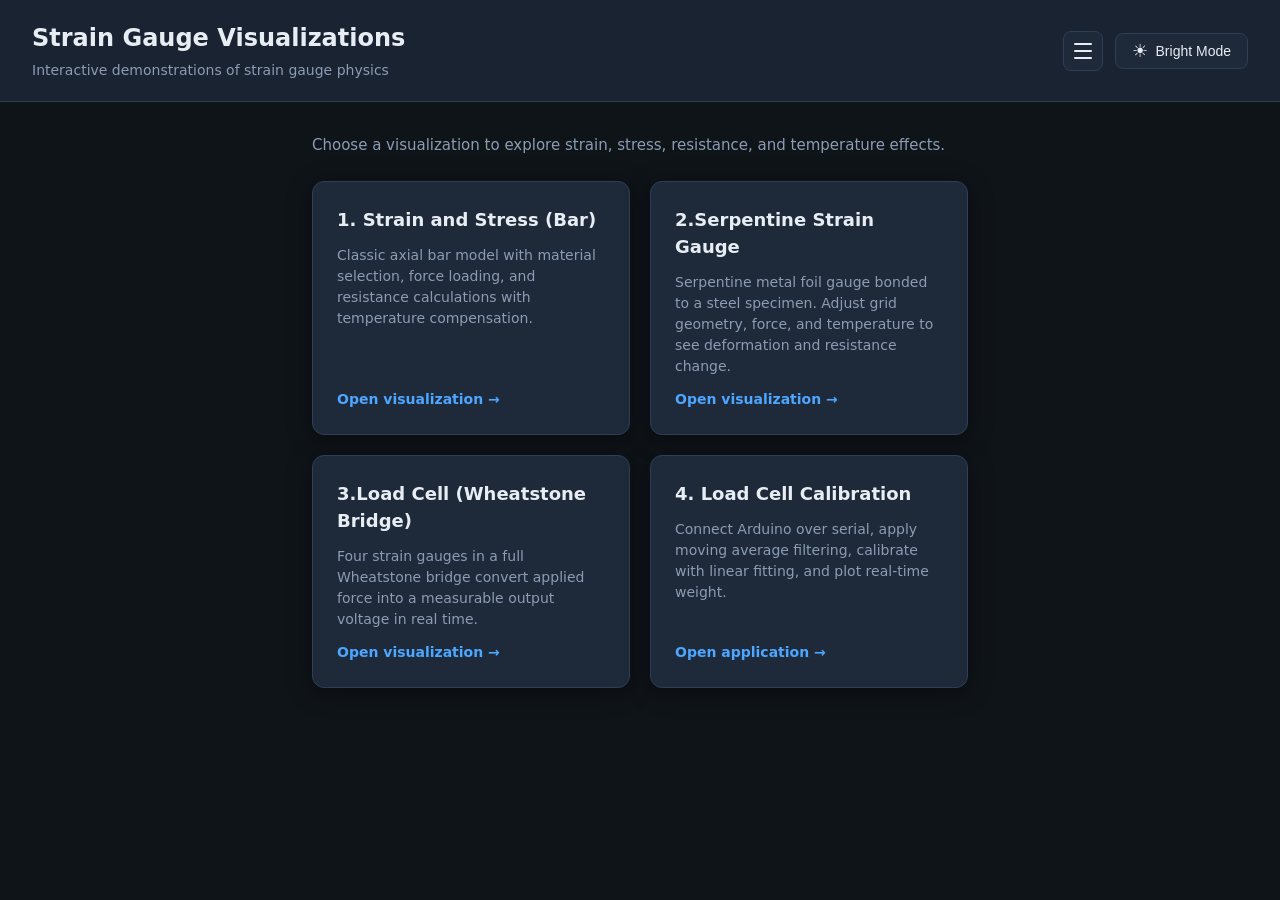
<file: index.html>
<!DOCTYPE html>
<html lang="en" data-theme="dark">
<head>
  <meta charset="UTF-8">
  <meta name="viewport" content="width=device-width, initial-scale=1.0">
  <title>Strain Gauge Visualizations</title>
  <link rel="stylesheet" href="css/style.css">
</head>
<body>
  <header class="page-header">
    <div>
      <h1 class="page-title">Strain Gauge Visualizations</h1>
      <p class="page-subtitle">Interactive demonstrations of strain gauge physics</p>
    </div>
    <div class="page-header-actions">
      <div id="site-nav" class="site-nav"></div>
      <button type="button" class="theme-toggle" id="theme-toggle" aria-label="Toggle dark/bright mode">
        <span class="theme-toggle-icon" id="theme-toggle-icon" aria-hidden="true">☀</span>
        <span id="theme-toggle-label">Bright Mode</span>
      </button>
    </div>
  </header>

  <main class="landing-main">
    <p class="landing-intro">Choose a visualization to explore strain, stress, resistance, and temperature effects.</p>
    <div class="landing-grid">

      <a class="landing-card" href="Strain and Stress.html">
        <h2 class="landing-card-title">1. Strain and Stress (Bar)</h2>
        <p class="landing-card-desc">Classic axial bar model with material selection, force loading, and resistance calculations with temperature compensation.</p>
        <span class="landing-card-link">Open visualization →</span>
      </a>

      <a class="landing-card" href="Strain Gauge.html">
        <h2 class="landing-card-title">2.Serpentine Strain Gauge</h2>
        <p class="landing-card-desc">Serpentine metal foil gauge bonded to a steel specimen. Adjust grid geometry, force, and temperature to see deformation and resistance change.</p>
        <span class="landing-card-link">Open visualization →</span>
      </a>
      
      <a class="landing-card" href="load_cells.html">
        <h2 class="landing-card-title">3.Load Cell (Wheatstone Bridge)</h2>
        <p class="landing-card-desc">Four strain gauges in a full Wheatstone bridge convert applied force into a measurable output voltage in real time.</p>
        <span class="landing-card-link">Open visualization →</span>
      </a>
      <a class="landing-card" href="load_cell_calibration.html">
        <h2 class="landing-card-title">4. Load Cell Calibration</h2>
        <p class="landing-card-desc">Connect Arduino over serial, apply moving average filtering, calibrate with linear fitting, and plot real-time weight.</p>
        <span class="landing-card-link">Open application →</span>
      </a>
    </div>
  </main>

  <script src="js/site-nav.js"></script>
  <script>
    (function () {
      'use strict';
      var html = document.documentElement;
      var toggle = document.getElementById('theme-toggle');
      var icon = document.getElementById('theme-toggle-icon');
      var label = document.getElementById('theme-toggle-label');

      function updateLabel() {
        var theme = html.getAttribute('data-theme') || 'dark';
        if (theme === 'dark') {
          icon.textContent = '☀';
          label.textContent = 'Bright Mode';
        } else {
          icon.textContent = '☾';
          label.textContent = 'Dark Mode';
        }
      }

      var saved = localStorage.getItem('strain-gauge-theme');
      if (saved === 'light' || saved === 'dark') {
        html.setAttribute('data-theme', saved);
      }
      updateLabel();

      toggle.addEventListener('click', function () {
        var current = html.getAttribute('data-theme') || 'dark';
        var next = current === 'dark' ? 'light' : 'dark';
        html.setAttribute('data-theme', next);
        localStorage.setItem('strain-gauge-theme', next);
        updateLabel();
      });
    })();
  </script>
</body>
</html>
</file>
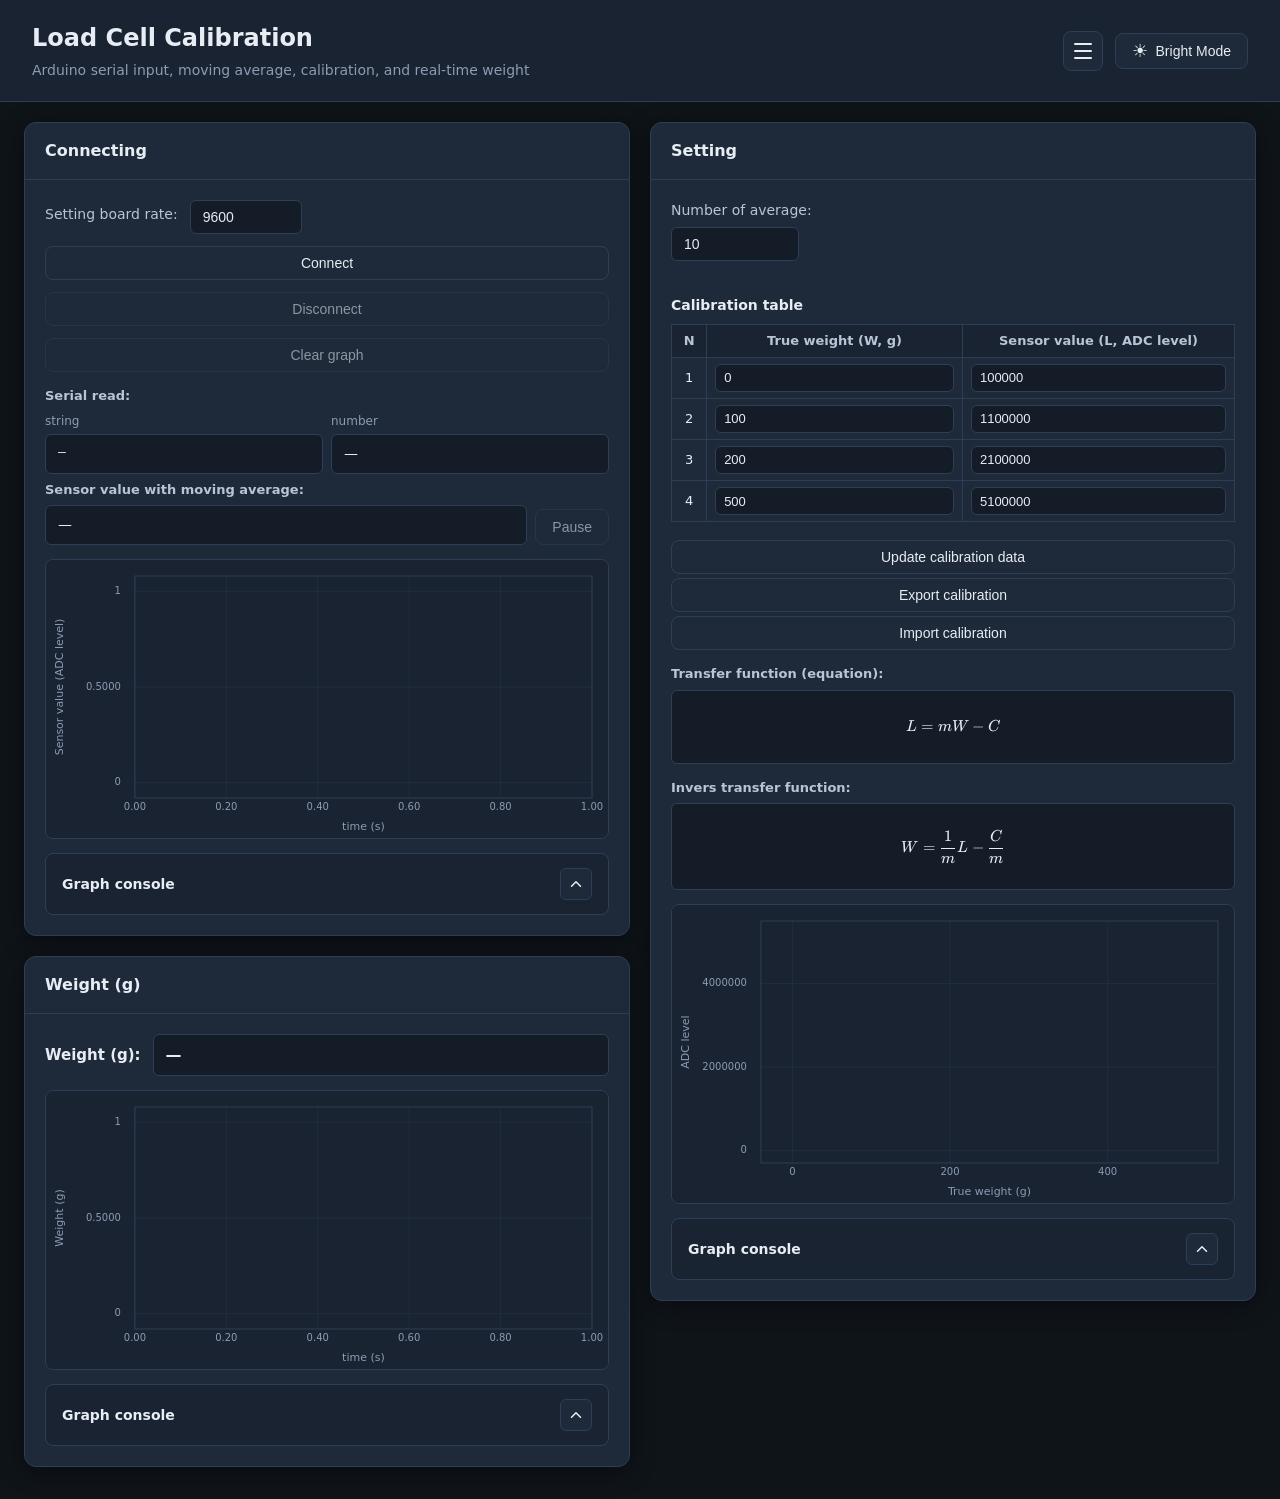
<file: load_cell_calibration.html>
<!DOCTYPE html>
<html lang="en" data-theme="dark">
<head>
  <meta charset="UTF-8">
  <meta name="viewport" content="width=device-width, initial-scale=1.0">
  <title>Load Cell Calibration</title>
  <link rel="stylesheet" href="css/style.css">
  <link rel="stylesheet" href="vendor/katex/katex.min.css">
</head>
<body>
  <div id="js-error-banner" class="js-error-banner" hidden></div>
  <header class="page-header">
    <div>
      <h1 class="page-title">Load Cell Calibration</h1>
      <p class="page-subtitle">Arduino serial input, moving average, calibration, and real-time weight</p>
    </div>
    <div class="page-header-actions">
      <div id="site-nav" class="site-nav"></div>
      <button type="button" class="theme-toggle" id="theme-toggle" aria-label="Toggle dark/bright mode">
        <span class="theme-toggle-icon" id="theme-toggle-icon" aria-hidden="true">☀</span>
        <span id="theme-toggle-label">Bright Mode</span>
      </button>
    </div>
  </header>

  <main class="lca-main-content">
    <div class="lca-left-column">
      <section class="card lca-card" aria-labelledby="lca-connecting-heading">
        <div class="card-header" id="lca-connecting-heading">Connecting</div>
        <div class="card-body">
          <div id="lca-serial-warning" class="lca-warning-banner" hidden></div>

          <div class="lca-connect-row">
            <label class="form-label" for="lca-input-baud">Setting board rate:</label>
            <input class="form-control lca-baud-input" type="number" id="lca-input-baud" value="9600" min="300" max="2000000" step="1">
            <button type="button" class="lca-action-button lca-connect-btn" id="lca-btn-connect">Connect</button>
            <button type="button" class="lca-action-button lca-connect-btn" id="lca-btn-disconnect" disabled>Disconnect</button>
            <button type="button" class="lca-action-button lca-connect-btn" id="lca-btn-clear-graph" disabled>Clear graph</button>
          </div>

          <div class="lca-readout-section">
            <div class="lca-readout-label">Serial read:</div>
            <div class="lca-readout-row">
              <div class="lca-readout-cell">
                <span class="lca-readout-type-label">string</span>
                <code class="lca-readout-code" id="lca-serial-raw" aria-live="polite">—</code>
              </div>
              <div class="lca-readout-cell">
                <span class="lca-readout-type-label">number</span>
                <div class="lca-readout-box" id="lca-adc-number" aria-live="polite">—</div>
              </div>
            </div>
            <div class="lca-readout-label">Sensor value with moving average:</div>
            <div class="lca-ma-control-row">
              <div class="lca-readout-box" id="lca-adc-ma" aria-live="polite">—</div>
              <button type="button" class="lca-action-button lca-connect-btn" id="lca-btn-stream-toggle" disabled>Pause</button>
            </div>
          </div>

          <div class="lca-chart-container">
            <canvas class="lca-chart-canvas" id="lca-sensor-chart" aria-label="Sensor value real-time chart"></canvas>
          </div>

          <section class="lca-graph-console is-collapsed" id="lca-sensor-console" aria-labelledby="lca-sensor-console-heading">
            <div class="lca-graph-console-header">
              <div class="lca-graph-console-title" id="lca-sensor-console-heading">Graph console</div>
              <button
                type="button"
                class="lca-console-collapse-toggle"
                id="lca-sensor-console-toggle"
                aria-expanded="false"
                aria-controls="lca-sensor-console-body"
                aria-label="Expand graph console"
              >
                <span class="lca-console-chevron" aria-hidden="true">
                  <svg viewBox="0 0 24 24" width="18" height="18" fill="none" stroke="currentColor" stroke-width="2" stroke-linecap="round" stroke-linejoin="round">
                    <polyline points="6 9 12 15 18 9"></polyline>
                  </svg>
                </span>
              </button>
            </div>
            <div class="lca-console-body" id="lca-sensor-console-body">
            <div class="lca-console-group">
              <div class="lca-console-group-title">Series</div>
              <div class="lca-console-checks">
                <label class="lca-console-check">
                  <input type="checkbox" id="lca-sensor-show-raw" checked>
                  <span class="lca-console-dot lca-console-dot-accent" aria-hidden="true"></span>
                  Raw ADC
                </label>
                <label class="lca-console-check">
                  <input type="checkbox" id="lca-sensor-show-ma" checked>
                  <span class="lca-console-dot lca-console-dot-success" aria-hidden="true"></span>
                  Moving average
                </label>
              </div>
            </div>
            <div class="lca-console-group">
              <div class="lca-console-group-title">Display</div>
              <div class="lca-console-checks">
                <label class="lca-console-check">
                  <input type="checkbox" id="lca-sensor-show-scale" checked>
                  Scale numbers
                </label>
                <label class="lca-console-check">
                  <input type="checkbox" id="lca-sensor-show-grid" checked>
                  Grid lines
                </label>
              </div>
            </div>
            <div class="lca-console-group">
              <div class="lca-console-group-title">Axis limits</div>
              <label class="lca-console-check">
                <input type="checkbox" id="lca-sensor-fixed-limits">
                Fixed limits
              </label>
              <div class="lca-console-limits">
                <div class="lca-console-limit-row">
                  <label class="lca-console-limit-label" for="lca-sensor-x-min">X min (s)</label>
                  <input class="form-control lca-console-limit-input" type="number" id="lca-sensor-x-min" step="any" disabled>
                  <label class="lca-console-limit-label" for="lca-sensor-x-max">X max (s)</label>
                  <input class="form-control lca-console-limit-input" type="number" id="lca-sensor-x-max" step="any" disabled>
                </div>
                <div class="lca-console-limit-row">
                  <label class="lca-console-limit-label" for="lca-sensor-y-min">Y min (ADC)</label>
                  <input class="form-control lca-console-limit-input" type="number" id="lca-sensor-y-min" step="any" disabled>
                  <label class="lca-console-limit-label" for="lca-sensor-y-max">Y max (ADC)</label>
                  <input class="form-control lca-console-limit-input" type="number" id="lca-sensor-y-max" step="any" disabled>
                </div>
              </div>
              <button type="button" class="lca-console-reset-btn" id="lca-sensor-reset-axes">Reset axes</button>
            </div>
            </div>
          </section>
        </div>
      </section>

      <section class="card lca-card" aria-labelledby="lca-weight-heading">
        <div class="card-header" id="lca-weight-heading">Weight (g)</div>
        <div class="card-body">
          <div class="lca-weight-row">
            <span class="lca-weight-label">Weight (g):</span>
            <div class="lca-readout-box lca-weight-readout" id="lca-weight-value" aria-live="polite">—</div>
          </div>

          <div class="lca-chart-container">
            <canvas class="lca-chart-canvas" id="lca-weight-chart" aria-label="Weight real-time chart"></canvas>
          </div>

          <section class="lca-graph-console is-collapsed" id="lca-weight-console" aria-labelledby="lca-weight-console-heading">
            <div class="lca-graph-console-header">
              <div class="lca-graph-console-title" id="lca-weight-console-heading">Graph console</div>
              <button
                type="button"
                class="lca-console-collapse-toggle"
                id="lca-weight-console-toggle"
                aria-expanded="false"
                aria-controls="lca-weight-console-body"
                aria-label="Expand graph console"
              >
                <span class="lca-console-chevron" aria-hidden="true">
                  <svg viewBox="0 0 24 24" width="18" height="18" fill="none" stroke="currentColor" stroke-width="2" stroke-linecap="round" stroke-linejoin="round">
                    <polyline points="6 9 12 15 18 9"></polyline>
                  </svg>
                </span>
              </button>
            </div>
            <div class="lca-console-body" id="lca-weight-console-body">
            <div class="lca-console-group">
              <div class="lca-console-group-title">Series</div>
              <div class="lca-console-checks">
                <label class="lca-console-check">
                  <input type="checkbox" id="lca-weight-show-trace" checked>
                  <span class="lca-console-dot lca-console-dot-success" aria-hidden="true"></span>
                  Weight trace
                </label>
              </div>
            </div>
            <div class="lca-console-group">
              <div class="lca-console-group-title">Display</div>
              <div class="lca-console-checks">
                <label class="lca-console-check">
                  <input type="checkbox" id="lca-weight-show-scale" checked>
                  Scale numbers
                </label>
                <label class="lca-console-check">
                  <input type="checkbox" id="lca-weight-show-grid" checked>
                  Grid lines
                </label>
              </div>
            </div>
            <div class="lca-console-group">
              <div class="lca-console-group-title">Axis limits</div>
              <label class="lca-console-check">
                <input type="checkbox" id="lca-weight-fixed-limits">
                Fixed limits
              </label>
              <div class="lca-console-limits">
                <div class="lca-console-limit-row">
                  <label class="lca-console-limit-label" for="lca-weight-x-min">X min (s)</label>
                  <input class="form-control lca-console-limit-input" type="number" id="lca-weight-x-min" step="any" disabled>
                  <label class="lca-console-limit-label" for="lca-weight-x-max">X max (s)</label>
                  <input class="form-control lca-console-limit-input" type="number" id="lca-weight-x-max" step="any" disabled>
                </div>
                <div class="lca-console-limit-row">
                  <label class="lca-console-limit-label" for="lca-weight-y-min">Y min (g)</label>
                  <input class="form-control lca-console-limit-input" type="number" id="lca-weight-y-min" step="any" disabled>
                  <label class="lca-console-limit-label" for="lca-weight-y-max">Y max (g)</label>
                  <input class="form-control lca-console-limit-input" type="number" id="lca-weight-y-max" step="any" disabled>
                </div>
              </div>
              <button type="button" class="lca-console-reset-btn" id="lca-weight-reset-axes">Reset axes</button>
            </div>
            </div>
          </section>
        </div>
      </section>
    </div>

    <div class="lca-right-column">
      <section class="card lca-card" aria-labelledby="lca-setting-heading">
        <div class="card-header" id="lca-setting-heading">Setting</div>
        <div class="card-body">
          <div class="form-group">
            <label class="form-label" for="lca-input-average">Number of average:</label>
            <input class="form-control lca-average-input" type="number" id="lca-input-average" value="10" min="0" max="100" step="1" placeholder="1-100">
          </div>

          <div class="lca-cal-section">
            <div class="lca-cal-section-title">Calibration table</div>
            <table class="lca-cal-table" id="lca-cal-table">
              <thead>
                <tr>
                  <th scope="col">N</th>
                  <th scope="col">True weight (W, g)</th>
                  <th scope="col">Sensor value (L, ADC level)</th>
                </tr>
              </thead>
              <tbody>
                <tr>
                  <td>1</td>
                  <td><input class="form-control lca-cal-input" type="number" id="lca-cal-w-1" value="0" step="any"></td>
                  <td><input class="form-control lca-cal-input" type="number" id="lca-cal-l-1" value="100000" step="any"></td>
                </tr>
                <tr>
                  <td>2</td>
                  <td><input class="form-control lca-cal-input" type="number" id="lca-cal-w-2" value="100" step="any"></td>
                  <td><input class="form-control lca-cal-input" type="number" id="lca-cal-l-2" value="1100000" step="any"></td>
                </tr>
                <tr>
                  <td>3</td>
                  <td><input class="form-control lca-cal-input" type="number" id="lca-cal-w-3" value="200" step="any"></td>
                  <td><input class="form-control lca-cal-input" type="number" id="lca-cal-l-3" value="2100000" step="any"></td>
                </tr>
                <tr>
                  <td>4</td>
                  <td><input class="form-control lca-cal-input" type="number" id="lca-cal-w-4" value="500" step="any"></td>
                  <td><input class="form-control lca-cal-input" type="number" id="lca-cal-l-4" value="5100000" step="any"></td>
                </tr>
              </tbody>
            </table>
          </div>

          <div class="lca-cal-actions">
            <button type="button" class="lca-action-button" id="lca-btn-update-cal">Update calibration data</button>
            <button type="button" class="lca-action-button lca-cal-action-secondary" id="lca-btn-export-cal">Export calibration</button>
            <button type="button" class="lca-action-button lca-cal-action-secondary" id="lca-btn-import-cal">Import calibration</button>
          </div>
          <input type="file" id="lca-input-import-cal" accept=".json,application/json" hidden>
          <div id="lca-cal-error" class="lca-warning-banner" hidden></div>

          <div class="lca-equation-block">
            <div class="lca-equation-label">Transfer function (equation):</div>
            <div class="lca-equation-box" id="lca-equation-transfer"></div>
          </div>

          <div class="lca-equation-block">
            <div class="lca-equation-label">Invers transfer function:</div>
            <div class="lca-equation-box" id="lca-equation-inverse"></div>
          </div>

          <div class="lca-chart-container lca-cal-chart-container">
            <canvas class="lca-chart-canvas" id="lca-cal-chart" aria-label="Calibration scatter and linear fit"></canvas>
          </div>

          <section class="lca-graph-console is-collapsed" id="lca-cal-console" aria-labelledby="lca-cal-console-heading">
            <div class="lca-graph-console-header">
              <div class="lca-graph-console-title" id="lca-cal-console-heading">Graph console</div>
              <button
                type="button"
                class="lca-console-collapse-toggle"
                id="lca-cal-console-toggle"
                aria-expanded="false"
                aria-controls="lca-cal-console-body"
                aria-label="Expand graph console"
              >
                <span class="lca-console-chevron" aria-hidden="true">
                  <svg viewBox="0 0 24 24" width="18" height="18" fill="none" stroke="currentColor" stroke-width="2" stroke-linecap="round" stroke-linejoin="round">
                    <polyline points="6 9 12 15 18 9"></polyline>
                  </svg>
                </span>
              </button>
            </div>
            <div class="lca-console-body" id="lca-cal-console-body">
            <div class="lca-console-group">
              <div class="lca-console-group-title">Series</div>
              <div class="lca-console-checks">
                <label class="lca-console-check">
                  <input type="checkbox" id="lca-cal-show-points" checked>
                  <span class="lca-console-dot lca-console-dot-accent" aria-hidden="true"></span>
                  Calibration points
                </label>
                <label class="lca-console-check">
                  <input type="checkbox" id="lca-cal-show-fit" checked>
                  <span class="lca-console-dot lca-console-dot-success" aria-hidden="true"></span>
                  Linear fit
                </label>
              </div>
            </div>
            <div class="lca-console-group">
              <div class="lca-console-group-title">Display</div>
              <div class="lca-console-checks">
                <label class="lca-console-check">
                  <input type="checkbox" id="lca-cal-show-scale" checked>
                  Scale numbers
                </label>
                <label class="lca-console-check">
                  <input type="checkbox" id="lca-cal-show-grid" checked>
                  Grid lines
                </label>
              </div>
            </div>
            <div class="lca-console-group">
              <div class="lca-console-group-title">Axis limits</div>
              <label class="lca-console-check">
                <input type="checkbox" id="lca-cal-fixed-limits">
                Fixed limits
              </label>
              <div class="lca-console-limits">
                <div class="lca-console-limit-row">
                  <label class="lca-console-limit-label" for="lca-cal-x-min">X min (g)</label>
                  <input class="form-control lca-console-limit-input" type="number" id="lca-cal-x-min" step="any" disabled>
                  <label class="lca-console-limit-label" for="lca-cal-x-max">X max (g)</label>
                  <input class="form-control lca-console-limit-input" type="number" id="lca-cal-x-max" step="any" disabled>
                </div>
                <div class="lca-console-limit-row">
                  <label class="lca-console-limit-label" for="lca-cal-y-min">Y min (ADC)</label>
                  <input class="form-control lca-console-limit-input" type="number" id="lca-cal-y-min" step="any" disabled>
                  <label class="lca-console-limit-label" for="lca-cal-y-max">Y max (ADC)</label>
                  <input class="form-control lca-console-limit-input" type="number" id="lca-cal-y-max" step="any" disabled>
                </div>
              </div>
              <button type="button" class="lca-console-reset-btn" id="lca-cal-reset-axes">Reset axes</button>
            </div>
            </div>
          </section>
        </div>
      </section>
    </div>
  </main>

  <script src="js/site-nav.js"></script>
  <script src="vendor/katex/katex.min.js"></script>
  <script src="js/physics-load-cell-app.js"></script>
  <script src="js/ui-load-cell-app.js"></script>
  <script>
    window.addEventListener('error', function (e) {
      var banner = document.getElementById('js-error-banner');
      if (banner) {
        banner.hidden = false;
        banner.textContent = 'JavaScript error: ' + e.message + ' — open via http://localhost:8080 (not file://)';
      }
    });
  </script>
</body>
</html>
</file>
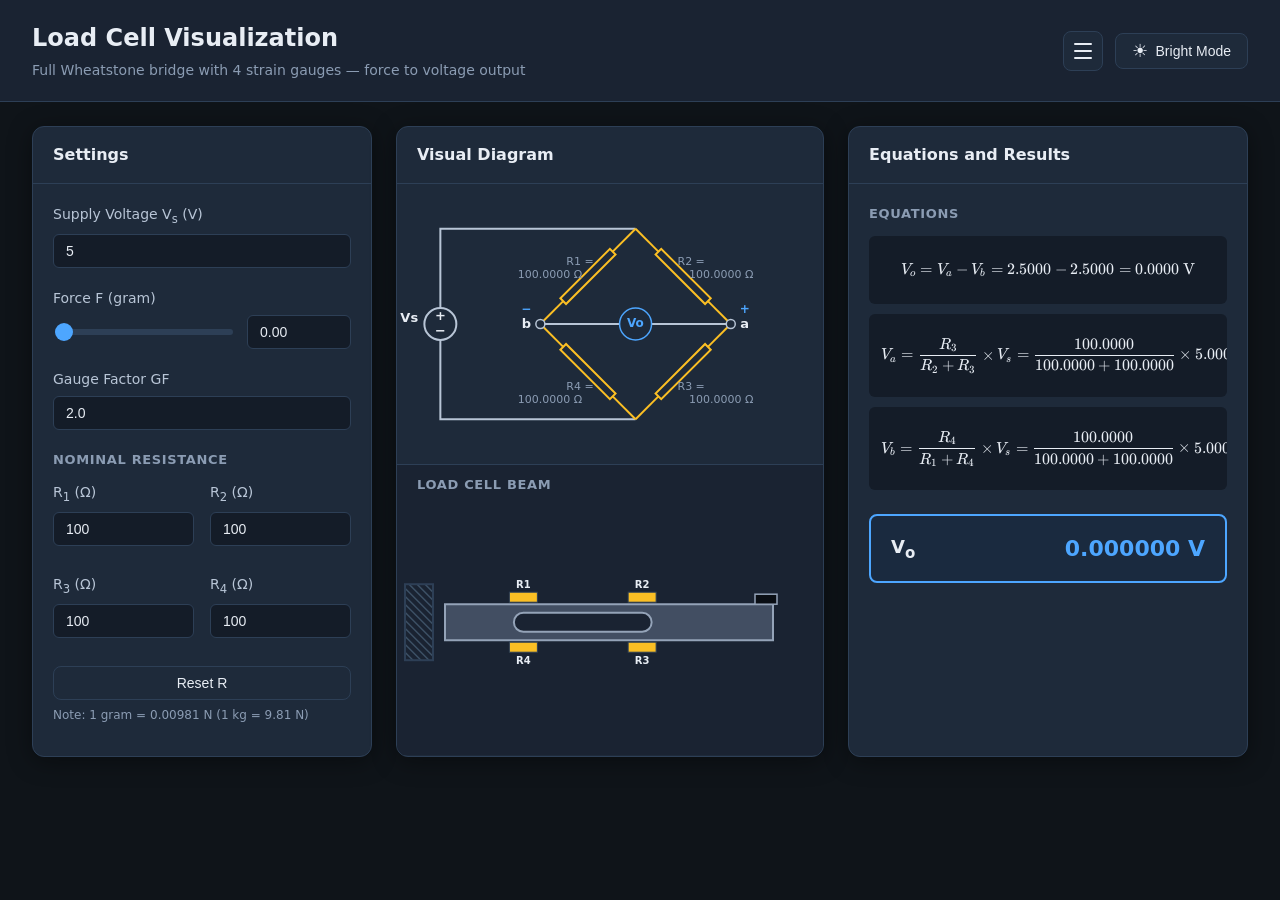
<file: load_cells.html>
<!DOCTYPE html>
<html lang="en" data-theme="dark">
<head>
  <meta charset="UTF-8">
  <meta name="viewport" content="width=device-width, initial-scale=1.0">
  <title>Load Cell Visualization</title>
  <link rel="stylesheet" href="css/style.css">
  <link rel="stylesheet" href="vendor/katex/katex.min.css">
</head>
<body>
  <div id="js-error-banner" class="js-error-banner" hidden></div>
  <header class="page-header">
    <div>
      <h1 class="page-title">Load Cell Visualization</h1>
      <p class="page-subtitle">Full Wheatstone bridge with 4 strain gauges — force to voltage output</p>
    </div>
    <div class="page-header-actions">
      <div id="site-nav" class="site-nav"></div>
      <button type="button" class="theme-toggle" id="theme-toggle" aria-label="Toggle dark/bright mode">
        <span class="theme-toggle-icon" id="theme-toggle-icon" aria-hidden="true">☀</span>
        <span id="theme-toggle-label">Bright Mode</span>
      </button>
    </div>
  </header>

  <main class="main-content">
    <!-- Card 1: Settings -->
    <section class="card settings-card lc-settings-card" aria-labelledby="lc-settings-heading">
      <div class="card-header" id="lc-settings-heading">Settings</div>
      <div class="card-body">
        <div id="lc-warning-banner" class="lc-warning-banner" hidden></div>

        <div class="form-group">
          <label class="form-label" for="lc-input-Vs">Supply Voltage V<sub>s</sub> (V)</label>
          <input class="form-control" type="number" id="lc-input-Vs" value="5" min="0.1" max="24" step="0.1">
        </div>

        <div class="form-group">
          <label class="form-label" for="lc-slider-F">Force F (gram)</label>
          <div class="slider-row">
            <input type="range" id="lc-slider-F" value="0" min="0" max="10000" step="10">
            <input class="form-control force-number-input" type="number" id="lc-input-F-gram" value="0" min="0" max="10000" step="0.01">
          </div>
        </div>

        <div class="form-group">
          <label class="form-label" for="lc-input-GF">Gauge Factor GF</label>
          <input class="form-control" type="number" id="lc-input-GF" value="2.0" min="0.1" max="200" step="0.1">
        </div>

        <input type="hidden" id="lc-input-k" value="0.001">

        <div class="form-section-title">Nominal Resistance</div>

        <div class="lc-resistance-grid">
          <div class="form-group">
            <label class="form-label" for="lc-input-R1">R<sub>1</sub> (Ω)</label>
            <input class="form-control" type="number" id="lc-input-R1" value="100" min="0.01" step="0.01">
          </div>

          <div class="form-group">
            <label class="form-label" for="lc-input-R2">R<sub>2</sub> (Ω)</label>
            <input class="form-control" type="number" id="lc-input-R2" value="100" min="0.01" step="0.01">
          </div>

          <div class="form-group">
            <label class="form-label" for="lc-input-R3">R<sub>3</sub> (Ω)</label>
            <input class="form-control" type="number" id="lc-input-R3" value="100" min="0.01" step="0.01">
          </div>

          <div class="form-group">
            <label class="form-label" for="lc-input-R4">R<sub>4</sub> (Ω)</label>
            <input class="form-control" type="number" id="lc-input-R4" value="100" min="0.01" step="0.01">
          </div>
        </div>

        <button type="button" class="lc-action-button" id="lc-btn-reset-r">Reset R</button>

        <p class="form-hint">Note: 1 gram = 0.00981 N (1 kg = 9.81 N)</p>
      </div>
    </section>

    <!-- Card 2: Visual Diagram -->
    <section class="card diagram-card lc-diagram-card" aria-labelledby="lc-diagram-heading">
      <div class="card-header" id="lc-diagram-heading">Visual Diagram</div>
      <div class="card-body">
        <div class="diagram-stack">
          <div class="diagram-container diagram-container-bridge">
            <canvas class="diagram-canvas" id="lc-bridge-canvas" aria-label="Wheatstone bridge circuit diagram"></canvas>
          </div>
          <div class="diagram-detail-section">
            <h3 class="diagram-detail-title">Load Cell Beam</h3>
            <div class="diagram-container diagram-container-beam">
              <canvas class="diagram-canvas" id="lc-beam-canvas" aria-label="Cantilever beam load cell diagram"></canvas>
            </div>
          </div>
        </div>
      </div>
    </section>

    <!-- Card 3: Equations and Results -->
    <section class="card lc-equations-results-card" aria-labelledby="lc-equations-results-heading">
      <div class="card-header" id="lc-equations-results-heading">Equations and Results</div>
      <div class="card-body">
        <div class="results-section">
          <h3 class="section-title">Equations</h3>
          <div class="equations-list lc-equations-list" id="lc-equations-list"></div>
        </div>

        <div class="results-section" hidden>
          <h3 class="section-title">Results</h3>
          <div class="results-grid" id="lc-computed-results"></div>
        </div>

        <div class="lc-vo-highlight" id="lc-vo-highlight" aria-live="polite">
          <span class="lc-vo-label">V<sub>o</sub></span>
          <span class="lc-vo-value" id="lc-vo-value">0.000000 V</span>
        </div>
      </div>
    </section>
  </main>

  <script src="js/site-nav.js"></script>
  <script src="vendor/katex/katex.min.js"></script>
  <script src="js/physics-load-cell.js"></script>
  <script src="js/ui-load-cell.js"></script>
  <script>
    window.addEventListener('error', function (e) {
      var banner = document.getElementById('js-error-banner');
      if (banner) {
        banner.hidden = false;
        banner.textContent = 'JavaScript error: ' + e.message + ' — open via http://localhost:8080 (not file://)';
      }
    });
  </script>
</body>
</html>
</file>
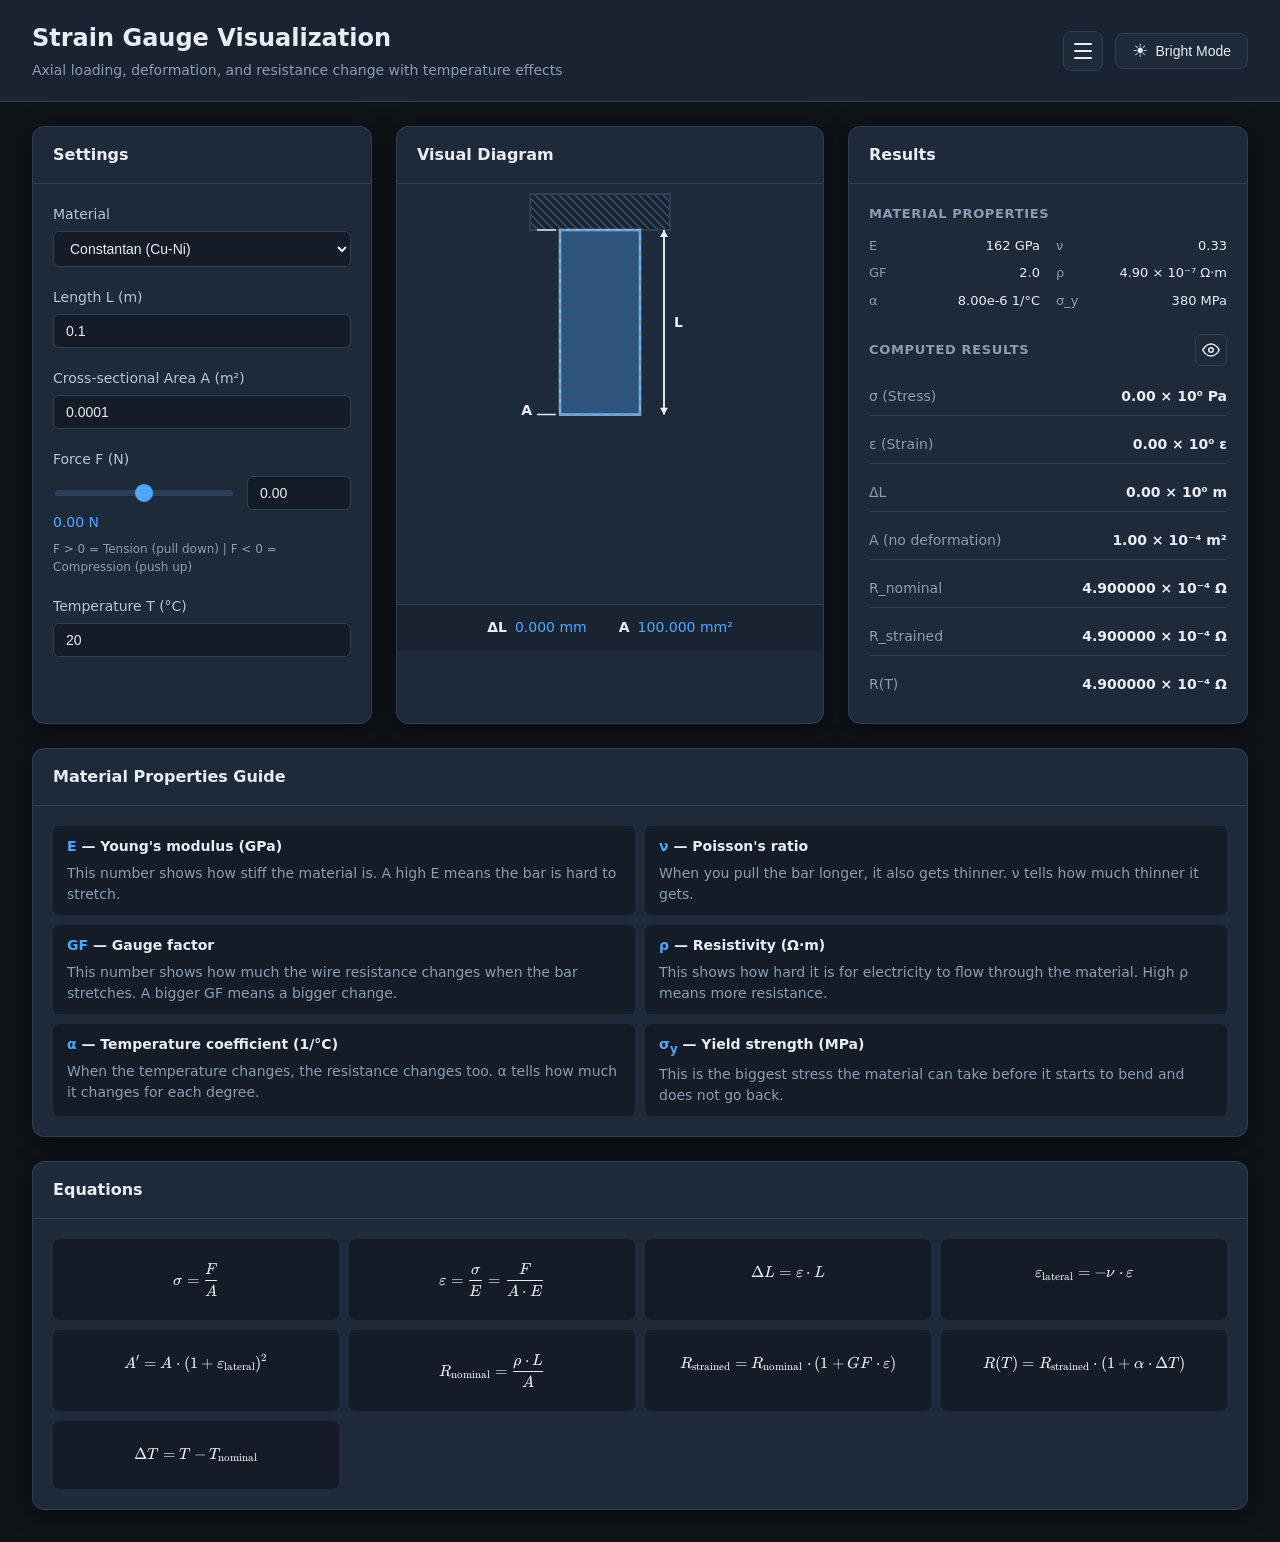
<file: Strain and Stress.html>
<!DOCTYPE html>
<html lang="en" data-theme="dark">
<head>
  <meta charset="UTF-8">
  <meta name="viewport" content="width=device-width, initial-scale=1.0">
  <title>Strain Gauge Visualization</title>
  <link rel="stylesheet" href="css/style.css">
  <link rel="stylesheet" href="vendor/katex/katex.min.css">
</head>
<body>
  <div id="js-error-banner" class="js-error-banner" hidden></div>
  <header class="page-header">
    <div>
      <h1 class="page-title">Strain Gauge Visualization</h1>
      <p class="page-subtitle">Axial loading, deformation, and resistance change with temperature effects</p>
    </div>
    <div class="page-header-actions">
      <div id="site-nav" class="site-nav"></div>
      <button type="button" class="theme-toggle" id="theme-toggle" aria-label="Toggle dark/bright mode">
        <span class="theme-toggle-icon" id="theme-toggle-icon" aria-hidden="true">☀</span>
        <span id="theme-toggle-label">Bright Mode</span>
      </button>
    </div>
  </header>

  <main class="main-content">
    <!-- Card 1: Settings -->
    <section class="card settings-card" aria-labelledby="settings-heading">
      <div class="card-header" id="settings-heading">Settings</div>
      <div class="card-body">
        <div class="form-group">
          <label class="form-label" for="material-select">Material</label>
          <select class="form-control" id="material-select">
            <option value="constantan" selected>Constantan (Cu-Ni)</option>
            <option value="nichrome">Nichrome (Ni-Cr)</option>
            <option value="platinum">Platinum</option>
            <option value="semiconductor">Semiconductor (Si)</option>
          </select>
        </div>

        <div class="form-group">
          <label class="form-label" for="input-L">Length L (m)</label>
          <input class="form-control" type="number" id="input-L" value="0.1" min="0.001" step="0.001">
        </div>

        <div class="form-group">
          <label class="form-label" for="input-A">Cross-sectional Area A (m²)</label>
          <input class="form-control" type="number" id="input-A" value="0.0001" min="0.00001" step="0.00001">
        </div>

        <div class="form-group">
          <label class="form-label" for="input-F">Force F (N)</label>
          <div class="slider-row">
            <input type="range" id="slider-F" value="0" min="-10000" max="10000" step="1">
            <input class="form-control force-number-input" type="number" id="input-F" value="0" min="-10000" max="10000" step="1">
          </div>
          <span class="slider-value" id="force-value">0.00 N</span>
          <span class="form-hint">F &gt; 0 = Tension (pull down) | F &lt; 0 = Compression (push up)</span>
        </div>

        <div class="form-group">
          <label class="form-label" for="input-T">Temperature T (°C)</label>
          <input class="form-control" type="number" id="input-T" value="20" min="-40" max="200" step="1">
        </div>
      </div>
    </section>

    <!-- Card 2: Visual Diagram -->
    <section class="card diagram-card" aria-labelledby="diagram-heading">
      <div class="card-header" id="diagram-heading">Visual Diagram</div>
      <div class="card-body">
        <div class="diagram-container">
          <canvas class="diagram-canvas" id="diagram-canvas" aria-label="Bar deformation diagram"></canvas>
        </div>
        <div class="diagram-footer" aria-live="polite">
          <div class="diagram-stat">
            <span class="diagram-stat-label" id="diagram-deltaL-label">ΔL</span>
            <span class="diagram-stat-value" id="diagram-deltaL-value">0.000 mm</span>
          </div>
          <div class="diagram-stat">
            <span class="diagram-stat-label" id="diagram-area-label">A</span>
            <span class="diagram-stat-value" id="diagram-area-value">100.000 mm²</span>
          </div>
        </div>
      </div>
    </section>

    <!-- Card 3: Results -->
    <section class="card results-card" aria-labelledby="results-heading">
      <div class="card-header" id="results-heading">Results</div>
      <div class="card-body">
        <div class="results-section">
          <h3 class="section-title">Material Properties</h3>
          <div class="properties-grid" id="material-properties"></div>
        </div>

        <div class="results-section" id="computed-results-section">
          <div class="section-title-row">
            <h3 class="section-title">Computed Results</h3>
            <button
              type="button"
              class="card-visibility-toggle"
              id="computed-results-visibility-toggle"
              aria-label="Hide computed results"
              aria-pressed="true"
              aria-controls="computed-results"
            >
              <span class="card-visibility-icon icon-eye" aria-hidden="true">
                <svg viewBox="0 0 24 24" width="18" height="18" fill="none" stroke="currentColor" stroke-width="2" stroke-linecap="round" stroke-linejoin="round">
                  <path d="M1 12s4-8 11-8 11 8 11 8-4 8-11 8-11-8-11-8z"></path>
                  <circle cx="12" cy="12" r="3"></circle>
                </svg>
              </span>
              <span class="card-visibility-icon icon-eye-off" aria-hidden="true">
                <svg viewBox="0 0 24 24" width="18" height="18" fill="none" stroke="currentColor" stroke-width="2" stroke-linecap="round" stroke-linejoin="round">
                  <path d="M17.94 17.94A10.07 10.07 0 0 1 12 20c-7 0-11-8-11-8a18.45 18.45 0 0 1 5.06-5.94M9.9 4.24A9.12 9.12 0 0 1 12 4c7 0 11 8 11 8a18.5 18.5 0 0 1-2.16 3.19m-6.72-1.07a3 3 0 1 1-4.24-4.24"></path>
                  <line x1="1" y1="1" x2="23" y2="23"></line>
                </svg>
              </span>
            </button>
          </div>
          <div class="results-grid" id="computed-results"></div>
        </div>
      </div>
    </section>

    <!-- Card 4: Material Properties Guide (row 2) -->
    <section class="card material-guide-card" aria-labelledby="material-guide-heading">
      <div class="card-header" id="material-guide-heading">Material Properties Guide</div>
      <div class="card-body">
        <ul class="material-guide-list">
          <li class="material-guide-item">
            <p class="material-guide-term"><span class="material-guide-symbol">E</span> — Young's modulus (GPa)</p>
            <p class="material-guide-desc">This number shows how stiff the material is. A high E means the bar is hard to stretch.</p>
          </li>
          <li class="material-guide-item">
            <p class="material-guide-term"><span class="material-guide-symbol">ν</span> — Poisson's ratio</p>
            <p class="material-guide-desc">When you pull the bar longer, it also gets thinner. ν tells how much thinner it gets.</p>
          </li>
          <li class="material-guide-item">
            <p class="material-guide-term"><span class="material-guide-symbol">GF</span> — Gauge factor</p>
            <p class="material-guide-desc">This number shows how much the wire resistance changes when the bar stretches. A bigger GF means a bigger change.</p>
          </li>
          <li class="material-guide-item">
            <p class="material-guide-term"><span class="material-guide-symbol">ρ</span> — Resistivity (Ω·m)</p>
            <p class="material-guide-desc">This shows how hard it is for electricity to flow through the material. High ρ means more resistance.</p>
          </li>
          <li class="material-guide-item">
            <p class="material-guide-term"><span class="material-guide-symbol">α</span> — Temperature coefficient (1/°C)</p>
            <p class="material-guide-desc">When the temperature changes, the resistance changes too. α tells how much it changes for each degree.</p>
          </li>
          <li class="material-guide-item">
            <p class="material-guide-term"><span class="material-guide-symbol">σ<sub>y</sub></span> — Yield strength (MPa)</p>
            <p class="material-guide-desc">This is the biggest stress the material can take before it starts to bend and does not go back.</p>
          </li>
        </ul>
      </div>
    </section>

    <!-- Card 5: Equations (row 2) -->
    <section class="card equations-card" aria-labelledby="equations-heading">
      <div class="card-header" id="equations-heading">Equations</div>
      <div class="card-body">
        <div class="equations-list" id="equations-list"></div>
      </div>
    </section>
  </main>

  <script src="js/site-nav.js"></script>
  <script src="vendor/katex/katex.min.js"></script>
  <script src="js/physics-strain-gauge.js"></script>
  <script src="js/ui.js"></script>
  <script>
    window.addEventListener('error', function (e) {
      var banner = document.getElementById('js-error-banner');
      if (banner) {
        banner.hidden = false;
        banner.textContent = 'JavaScript error: ' + e.message + ' — open via http://localhost:8080 (not file://)';
      }
    });
  </script>
</body>
</html>
</file>
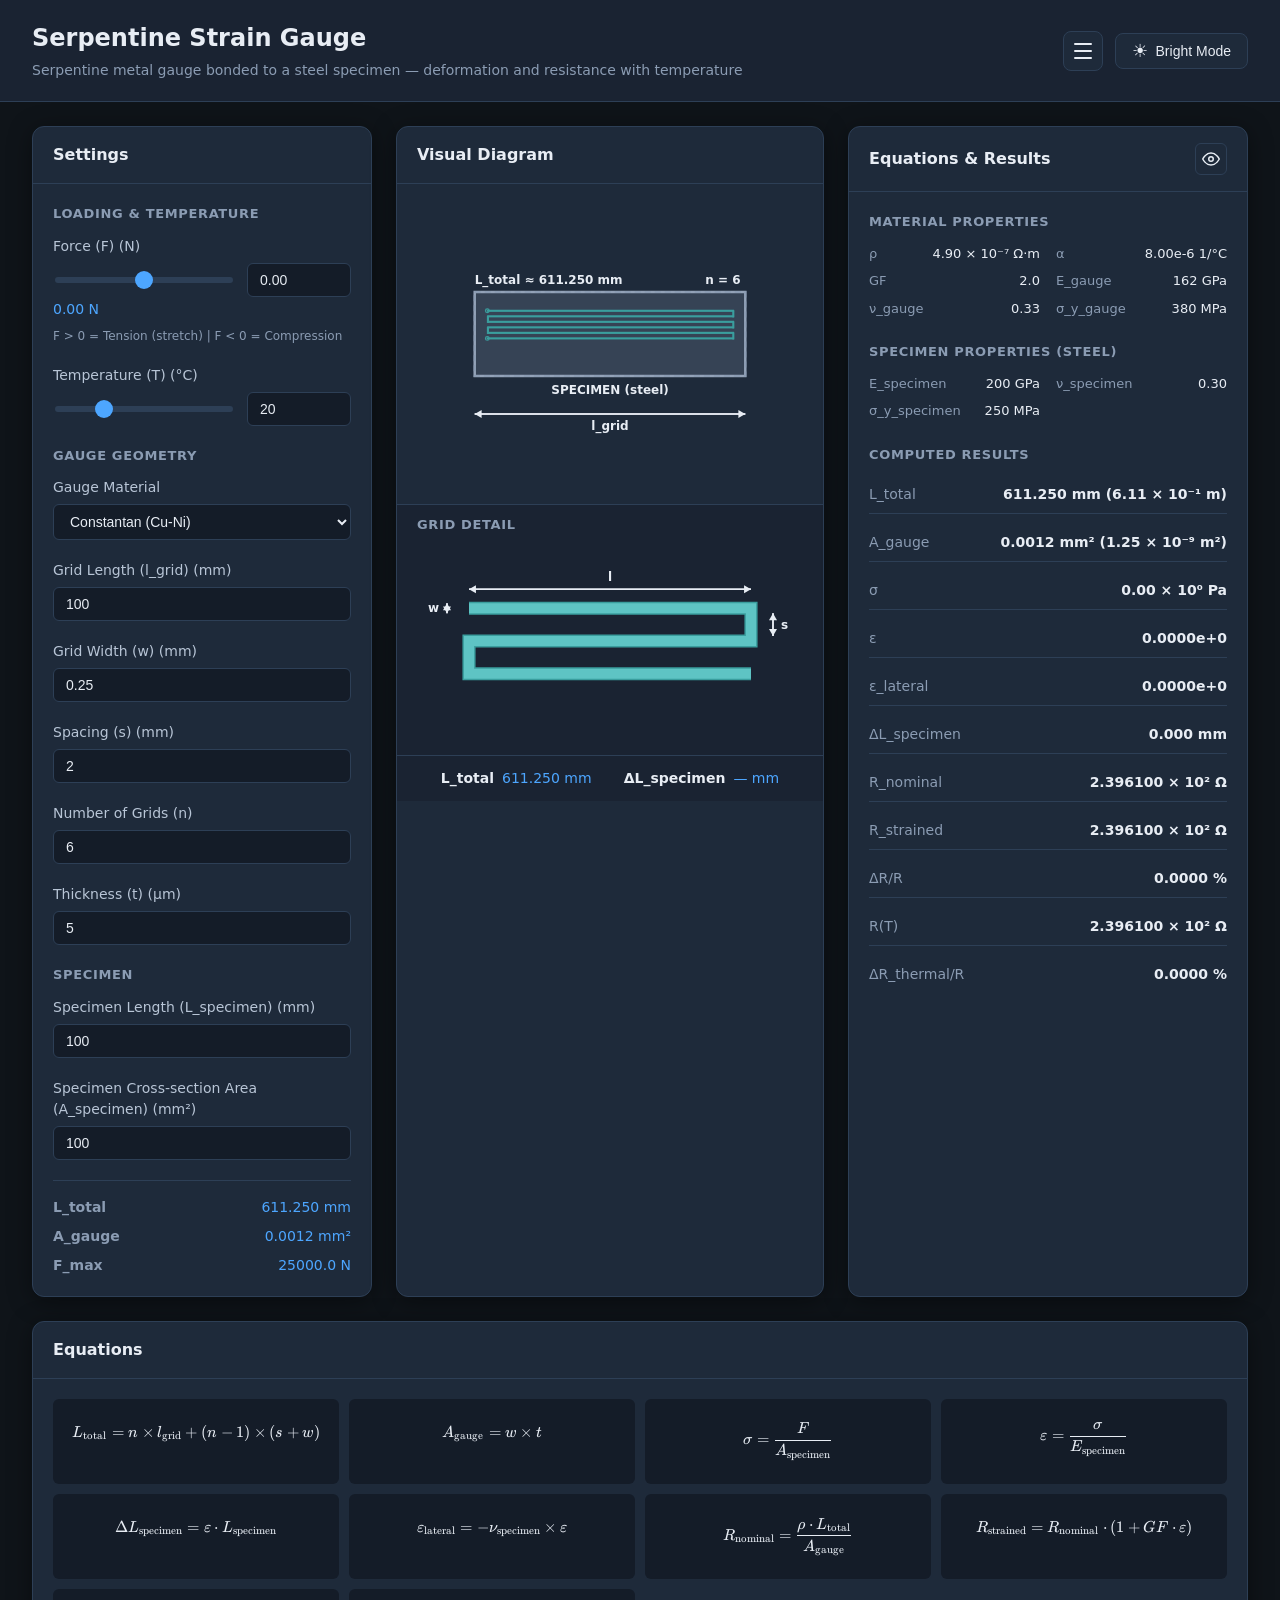
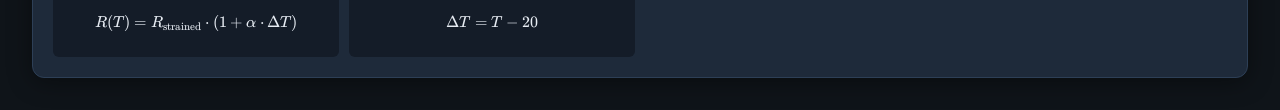
<file: Strain Gauge.html>
<!DOCTYPE html>
<html lang="en" data-theme="dark">
<head>
  <meta charset="UTF-8">
  <meta name="viewport" content="width=device-width, initial-scale=1.0">
  <title>Serpentine Strain Gauge Visualization</title>
  <link rel="stylesheet" href="css/style.css">
  <link rel="stylesheet" href="vendor/katex/katex.min.css">
</head>
<body>
  <div id="js-error-banner" class="js-error-banner" hidden></div>
  <header class="page-header">
    <div>
      <h1 class="page-title">Serpentine Strain Gauge</h1>
      <p class="page-subtitle">Serpentine metal gauge bonded to a steel specimen — deformation and resistance with temperature</p>
    </div>
    <div class="page-header-actions">
      <div id="site-nav" class="site-nav"></div>
      <button type="button" class="theme-toggle" id="theme-toggle" aria-label="Toggle dark/bright mode">
        <span class="theme-toggle-icon" id="theme-toggle-icon" aria-hidden="true">☀</span>
        <span id="theme-toggle-label">Bright Mode</span>
      </button>
    </div>
  </header>

  <main class="main-content">
    <!-- Card 1: Settings -->
    <section class="card settings-card" aria-labelledby="settings-heading">
      <div class="card-header" id="settings-heading">Settings</div>
      <div class="card-body">

        <h3 class="form-section-title">Loading &amp; Temperature</h3>

        <div class="form-group">
          <label class="form-label" for="sg-slider-F">Force (F) (N)</label>
          <div class="slider-row">
            <input type="range" id="sg-slider-F" value="0" step="1">
            <input class="form-control force-number-input" type="number" id="sg-input-force" value="0" step="1">
          </div>
          <span class="slider-value" id="sg-force-value">0.00 N</span>
          <span class="form-hint">F &gt; 0 = Tension (stretch) | F &lt; 0 = Compression</span>
        </div>

        <div class="form-group">
          <label class="form-label" for="sg-slider-T">Temperature (T) (°C)</label>
          <div class="slider-row">
            <input type="range" id="sg-slider-T" value="20" min="-40" max="200" step="1">
            <input class="form-control temp-number-input" type="number" id="sg-input-T" value="20" min="-40" max="200" step="1">
          </div>
        </div>

        <h3 class="form-section-title">Gauge Geometry</h3>

        <div class="form-group">
          <label class="form-label" for="sg-material-select">Gauge Material</label>
          <select class="form-control" id="sg-material-select">
            <option value="constantan" selected>Constantan (Cu-Ni)</option>
            <option value="nichrome">Nichrome (Ni-Cr)</option>
            <option value="platinum">Platinum</option>
            <option value="semiconductor">Semiconductor (Si)</option>
            <option value="example_constantan">Example Constantan</option>
          </select>
        </div>

        <div class="form-group">
          <label class="form-label" for="sg-input-l-grid">Grid Length (l_grid) (mm)</label>
          <input class="form-control" type="number" id="sg-input-l-grid" value="25" min="0.001" step="0.1">
        </div>

        <div class="form-group">
          <label class="form-label" for="sg-input-w">Grid Width (w) (mm)</label>
          <input class="form-control" type="number" id="sg-input-w" value="0.9" min="0.001" step="0.01">
        </div>

        <div class="form-group">
          <label class="form-label" for="sg-input-s">Spacing (s) (mm)</label>
          <input class="form-control" type="number" id="sg-input-s" value="0.2" min="0" step="0.01">
        </div>

        <div class="form-group">
          <label class="form-label" for="sg-input-n">Number of Grids (n)</label>
          <input class="form-control" type="number" id="sg-input-n" value="10" min="1" step="1">
        </div>

        <div class="form-group">
          <label class="form-label" for="sg-input-t">Thickness (t) (μm)</label>
          <input class="form-control" type="number" id="sg-input-t" value="5" min="0.001" step="0.1">
        </div>

        <h3 class="form-section-title">Specimen</h3>

        <div class="form-group">
          <label class="form-label" for="sg-input-l-specimen">Specimen Length (L_specimen) (mm)</label>
          <input class="form-control" type="number" id="sg-input-l-specimen" value="100" min="0.001" step="1">
        </div>

        <div class="form-group">
          <label class="form-label" for="sg-input-a-specimen">Specimen Cross-section Area (A_specimen) (mm²)</label>
          <input class="form-control" type="number" id="sg-input-a-specimen" value="100" min="0.001" step="1">
        </div>



        <div class="computed-readouts">
          <div class="computed-readout">
            <span class="computed-readout-label">L_total</span>
            <span class="computed-readout-value" id="sg-readout-l-total">— mm</span>
          </div>
          <div class="computed-readout">
            <span class="computed-readout-label">A_gauge</span>
            <span class="computed-readout-value" id="sg-readout-a-gauge">— mm²</span>
          </div>
          <div class="computed-readout">
            <span class="computed-readout-label">F_max</span>
            <span class="computed-readout-value" id="sg-readout-f-max">— N</span>
          </div>
        </div>
      </div>
    </section>

    <!-- Card 2: Visual Diagram -->
    <section class="card diagram-card" aria-labelledby="diagram-heading">
      <div class="card-header" id="diagram-heading">Visual Diagram</div>
      <div class="card-body">
        <div class="diagram-stack">
          <div class="diagram-container diagram-container-overview">
            <canvas class="diagram-canvas" id="sg-diagram-canvas" aria-label="Serpentine gauge on steel specimen overview"></canvas>
          </div>
          <div class="diagram-detail-section">
            <h3 class="diagram-detail-title">Grid detail</h3>
            <div class="diagram-container diagram-container-detail">
              <canvas class="diagram-canvas" id="sg-diagram-detail-canvas" aria-label="Serpentine gauge grid detail with l, w and s dimensions"></canvas>
            </div>
          </div>
        </div>
        <div class="diagram-footer" aria-live="polite">
          <div class="diagram-stat">
            <span class="diagram-stat-label">L_total</span>
            <span class="diagram-stat-value" id="sg-diagram-l-total">— mm</span>
          </div>
          <div class="diagram-stat">
            <span class="diagram-stat-label">ΔL_specimen</span>
            <span class="diagram-stat-value" id="sg-diagram-deltaL-value">— mm</span>
          </div>
        </div>
      </div>
    </section>

    <!-- Card 3: Results -->
    <section class="card results-card" aria-labelledby="results-heading">
      <div class="card-header card-header-with-action">
        <span id="results-heading">Equations &amp; Results</span>
        <button
          type="button"
          class="card-visibility-toggle"
          id="sg-results-visibility-toggle"
          aria-label="Hide equations and results"
          aria-pressed="true"
          aria-controls="sg-results-body"
        >
          <span class="card-visibility-icon icon-eye" aria-hidden="true">
            <svg viewBox="0 0 24 24" width="18" height="18" fill="none" stroke="currentColor" stroke-width="2" stroke-linecap="round" stroke-linejoin="round">
              <path d="M1 12s4-8 11-8 11 8 11 8-4 8-11 8-11-8-11-8z"></path>
              <circle cx="12" cy="12" r="3"></circle>
            </svg>
          </span>
          <span class="card-visibility-icon icon-eye-off" aria-hidden="true">
            <svg viewBox="0 0 24 24" width="18" height="18" fill="none" stroke="currentColor" stroke-width="2" stroke-linecap="round" stroke-linejoin="round">
              <path d="M17.94 17.94A10.07 10.07 0 0 1 12 20c-7 0-11-8-11-8a18.45 18.45 0 0 1 5.06-5.94M9.9 4.24A9.12 9.12 0 0 1 12 4c7 0 11 8 11 8a18.5 18.5 0 0 1-2.16 3.19m-6.72-1.07a3 3 0 1 1-4.24-4.24"></path>
              <line x1="1" y1="1" x2="23" y2="23"></line>
            </svg>
          </span>
        </button>
      </div>
      <div class="card-body" id="sg-results-body">
        <div class="results-section">
          <h3 class="section-title">Material Properties</h3>
          <div class="properties-grid" id="sg-material-properties"></div>
        </div>

        <div class="results-section">
          <h3 class="section-title">Specimen Properties (Steel)</h3>
          <div class="properties-grid" id="sg-specimen-properties"></div>
        </div>

        <div class="results-section">
          <h3 class="section-title">Computed Results</h3>
          <div class="results-grid" id="sg-computed-results"></div>
        </div>
      </div>
    </section>

    <!-- Card 4: Equations -->
    <section class="card equations-card" aria-labelledby="equations-heading">
      <div class="card-header" id="equations-heading">Equations</div>
      <div class="card-body">
        <div class="equations-list" id="sg-equations-list"></div>
      </div>
    </section>
  </main>

  <script src="js/site-nav.js"></script>
  <script src="vendor/katex/katex.min.js"></script>
  <script src="js/physics-strain-gauge.js"></script>
  <script src="js/ui-serpentine-gauge.js"></script>
  <script>
    window.addEventListener('error', function (e) {
      var banner = document.getElementById('js-error-banner');
      if (banner) {
        banner.hidden = false;
        banner.textContent = 'JavaScript error: ' + e.message + ' — open via http://localhost:8080 (not file://)';
      }
    });
  </script>
</body>
</html>
</file>
<file: css/style.css>
:root,
[data-theme="dark"] {
  --color-bg: #0f1419;
  --color-bg-elevated: #1a2332;
  --color-bg-card: #1e2a3a;
  --color-border: #2d3f56;
  --color-text: #e8edf4;
  --color-text-muted: #8b9cb3;
  --color-accent: #4da6ff;
  --color-accent-hover: #6bb8ff;
  --color-success: #4ade80;
  --color-warning: #fbbf24;
  --color-danger: #f87171;
  --color-wall-hatch: #3d5166;
  --color-bar-fill: #4da6ff;
  --color-bar-fill-opacity: 0.35;
  --color-bar-outline: #6bb8ff;
  --color-bar-dashed: #8b9cb3;
  --color-arrow: #e8edf4;
  --color-label: #b8c5d6;
  --color-input-bg: #141c28;
  --color-input-border: #2d3f56;
  --color-input-focus: #4da6ff;
  --color-slider-track: #2d3f56;
  --color-slider-thumb: #4da6ff;
  --color-toggle-bg: #1e2a3a;
  --color-toggle-border: #2d3f56;
  --color-result-label: #8b9cb3;
  --color-result-value: #e8edf4;
  --color-katex: #e8edf4;
  --shadow-card: 0 4px 24px rgba(0, 0, 0, 0.4);
  --color-gauge-fill: #5ec4c4;
  --color-gauge-outline: #3a9e9e;
  --color-specimen-fill: #64748b;
  --color-specimen-fill-opacity: 0.35;
  --color-specimen-outline: #94a3b8;
  --color-gauge-neutral: #fbbf24;
  --color-tension: #f87171;
  --color-compression: #4da6ff;
  --color-vo-highlight-bg: #1a2a3f;
  --color-vo-highlight-border: #4da6ff;
  --color-beam-fill: #64748b;
  --color-beam-outline: #94a3b8;
  --color-load-pad: #0a0e14;
  --color-resistor-neutral: #fbbf24;
}

[data-theme="light"] {
  --color-bg: #f0f4f8;
  --color-bg-elevated: #ffffff;
  --color-bg-card: #ffffff;
  --color-border: #c5d0dc;
  --color-text: #1a2332;
  --color-text-muted: #5a6b7d;
  --color-accent: #2563eb;
  --color-accent-hover: #1d4ed8;
  --color-success: #16a34a;
  --color-warning: #d97706;
  --color-danger: #dc2626;
  --color-wall-hatch: #94a3b8;
  --color-bar-fill: #2563eb;
  --color-bar-fill-opacity: 0.25;
  --color-bar-outline: #2563eb;
  --color-bar-dashed: #64748b;
  --color-arrow: #1a2332;
  --color-label: #475569;
  --color-input-bg: #f8fafc;
  --color-input-border: #c5d0dc;
  --color-input-focus: #2563eb;
  --color-slider-track: #c5d0dc;
  --color-slider-thumb: #2563eb;
  --color-toggle-bg: #ffffff;
  --color-toggle-border: #c5d0dc;
  --color-result-label: #5a6b7d;
  --color-result-value: #1a2332;
  --color-katex: #1a2332;
  --shadow-card: 0 4px 24px rgba(0, 0, 0, 0.08);
  --color-gauge-fill: #0891b2;
  --color-gauge-outline: #0e7490;
  --color-specimen-fill: #64748b;
  --color-specimen-fill-opacity: 0.25;
  --color-specimen-outline: #475569;
  --color-gauge-neutral: #d97706;
  --color-tension: #dc2626;
  --color-compression: #2563eb;
  --color-vo-highlight-bg: #eff6ff;
  --color-vo-highlight-border: #2563eb;
  --color-beam-fill: #64748b;
  --color-beam-outline: #475569;
  --color-load-pad: #1a2332;
  --color-resistor-neutral: #d97706;
}

*,
*::before,
*::after {
  box-sizing: border-box;
}

html {
  font-size: 16px;
  scroll-behavior: smooth;
}

body {
  margin: 0;
  font-family: "Segoe UI", system-ui, -apple-system, sans-serif;
  background-color: #0f1419;
  background-color: var(--color-bg, #0f1419);
  color: #e8edf4;
  color: var(--color-text, #e8edf4);
  line-height: 1.5;
  min-height: 100vh;
}

.js-error-banner {
  padding: 0.75rem 1.25rem;
  background-color: #7f1d1d;
  color: #fecaca;
  font-size: 0.875rem;
  border-bottom: 1px solid #991b1b;
}

.page-header {
  display: flex;
  align-items: center;
  justify-content: space-between;
  padding: 1.25rem 2rem;
  border-bottom: 1px solid var(--color-border);
  background-color: var(--color-bg-elevated);
}

.page-title {
  margin: 0;
  font-size: 1.5rem;
  font-weight: 600;
}

.page-subtitle {
  margin: 0.25rem 0 0;
  font-size: 0.875rem;
  color: var(--color-text-muted);
}

.theme-toggle {
  display: flex;
  align-items: center;
  gap: 0.5rem;
  padding: 0.5rem 1rem;
  border: 1px solid var(--color-toggle-border);
  border-radius: 0.5rem;
  background-color: var(--color-toggle-bg);
  color: var(--color-text);
  font-size: 0.875rem;
  cursor: pointer;
  transition: border-color 0.2s, background-color 0.2s;
}

.theme-toggle:hover {
  border-color: var(--color-accent);
}

.theme-toggle-icon {
  font-size: 1.125rem;
  line-height: 1;
}

.page-header-actions {
  display: flex;
  align-items: center;
  gap: 0.75rem;
  flex-shrink: 0;
}

.site-nav {
  position: relative;
}

.site-nav-toggle {
  display: flex;
  flex-direction: column;
  justify-content: center;
  align-items: center;
  gap: 5px;
  width: 2.5rem;
  height: 2.5rem;
  padding: 0;
  border: 1px solid var(--color-toggle-border);
  border-radius: 0.5rem;
  background-color: var(--color-toggle-bg);
  color: var(--color-text);
  cursor: pointer;
  transition: border-color 0.2s, background-color 0.2s;
}

.site-nav-toggle:hover,
.site-nav.is-open .site-nav-toggle {
  border-color: var(--color-accent);
}

.site-nav-bar {
  display: block;
  width: 1.125rem;
  height: 2px;
  background-color: currentColor;
  border-radius: 1px;
  transition: transform 0.2s, opacity 0.2s;
}

.site-nav.is-open .site-nav-bar:nth-child(1) {
  transform: translateY(7px) rotate(45deg);
}

.site-nav.is-open .site-nav-bar:nth-child(2) {
  opacity: 0;
}

.site-nav.is-open .site-nav-bar:nth-child(3) {
  transform: translateY(-7px) rotate(-45deg);
}

.site-nav-menu {
  position: absolute;
  top: calc(100% + 0.5rem);
  right: 0;
  z-index: 100;
  min-width: 16rem;
  padding: 0.375rem;
  border: 1px solid var(--color-border);
  border-radius: 0.5rem;
  background-color: var(--color-bg-card);
  box-shadow: var(--shadow-card);
  opacity: 0;
  transform: translateY(-4px);
  transition: opacity 0.15s, transform 0.15s;
}

.site-nav.is-open .site-nav-menu {
  opacity: 1;
  transform: translateY(0);
}

.site-nav-list {
  margin: 0;
  padding: 0;
  list-style: none;
}

.site-nav-link {
  display: block;
  padding: 0.625rem 0.875rem;
  border-radius: 0.375rem;
  color: var(--color-text);
  font-size: 0.875rem;
  text-decoration: none;
  transition: background-color 0.15s, color 0.15s;
}

.site-nav-link:hover {
  background-color: var(--color-bg-elevated);
  color: var(--color-accent);
}

.site-nav-link.is-active {
  background-color: var(--color-vo-highlight-bg);
  color: var(--color-accent);
  font-weight: 600;
  pointer-events: none;
}

.main-content {
  display: grid;
  grid-template-columns: minmax(280px, 340px) 1fr minmax(320px, 400px);
  gap: 1.5rem;
  padding: 1.5rem 2rem 2rem;
  max-width: 1600px;
  margin: 0 auto;
}

.card {
  background-color: var(--color-bg-card);
  border: 1px solid var(--color-border);
  border-radius: 0.75rem;
  box-shadow: var(--shadow-card);
  overflow: hidden;
}

.card-header {
  padding: 1rem 1.25rem;
  border-bottom: 1px solid var(--color-border);
  font-weight: 600;
  font-size: 1rem;
}

.card-header-with-action {
  display: flex;
  align-items: center;
  justify-content: space-between;
  gap: 0.75rem;
}

.card-visibility-toggle {
  display: inline-flex;
  align-items: center;
  justify-content: center;
  width: 2rem;
  height: 2rem;
  padding: 0;
  border: 1px solid var(--color-toggle-border);
  border-radius: 0.375rem;
  background-color: var(--color-toggle-bg);
  color: var(--color-text);
  cursor: pointer;
  flex-shrink: 0;
  transition: border-color 0.2s, background-color 0.2s;
}

.card-visibility-toggle:hover {
  border-color: var(--color-accent);
}

.card-visibility-icon {
  display: inline-flex;
  line-height: 0;
}

.card-visibility-toggle .icon-eye-off {
  display: none;
}

.card-visibility-toggle.is-hidden-state .icon-eye {
  display: none;
}

.card-visibility-toggle.is-hidden-state .icon-eye-off {
  display: inline-flex;
}

.card-body.is-collapsed > * {
  display: none;
}

.card-body.is-collapsed {
  min-height: 1.25rem;
}

.card-body {
  padding: 1.25rem;
}

.form-group {
  margin-bottom: 1.25rem;
}

.form-group:last-child {
  margin-bottom: 0;
}

.form-label {
  display: block;
  margin-bottom: 0.375rem;
  font-size: 0.875rem;
  font-weight: 500;
  color: var(--color-label);
}

.form-hint {
  display: block;
  margin-top: 0.375rem;
  font-size: 0.75rem;
  color: var(--color-text-muted);
}

.form-control {
  width: 100%;
  padding: 0.5rem 0.75rem;
  border: 1px solid var(--color-input-border);
  border-radius: 0.375rem;
  background-color: var(--color-input-bg);
  color: var(--color-text);
  font-size: 0.875rem;
  transition: border-color 0.2s;
}

.form-control:focus {
  outline: none;
  border-color: var(--color-input-focus);
}

select.form-control {
  cursor: pointer;
}

.slider-row {
  display: flex;
  align-items: center;
  gap: 0.75rem;
}

.slider-row input[type="range"] {
  flex: 1;
  height: 6px;
  appearance: none;
  background: var(--color-slider-track);
  border-radius: 3px;
  cursor: pointer;
}

.slider-row input[type="range"]::-webkit-slider-thumb {
  appearance: none;
  width: 18px;
  height: 18px;
  border-radius: 50%;
  background: var(--color-slider-thumb);
  cursor: pointer;
  transition: transform 0.15s;
}

.slider-row input[type="range"]::-webkit-slider-thumb:hover {
  transform: scale(1.1);
}

.slider-row input[type="range"]::-moz-range-thumb {
  width: 18px;
  height: 18px;
  border: none;
  border-radius: 50%;
  background: var(--color-slider-thumb);
  cursor: pointer;
}

.slider-value {
  min-width: 5.5rem;
  text-align: right;
  font-variant-numeric: tabular-nums;
  font-size: 0.875rem;
  font-weight: 500;
  color: var(--color-accent);
}

.diagram-card .card-body {
  padding: 0;
}

.diagram-stack {
  display: flex;
  flex-direction: column;
}

.diagram-detail-section {
  border-top: 1px solid var(--color-border);
  background-color: var(--color-bg-elevated);
}

.diagram-detail-title {
  margin: 0;
  padding: 0.625rem 1.25rem 0;
  font-size: 0.8125rem;
  font-weight: 600;
  text-transform: uppercase;
  letter-spacing: 0.05em;
  color: var(--color-text-muted);
}

.diagram-container {
  position: relative;
  width: 100%;
  height: 420px;
}

.diagram-container-overview {
  height: 320px;
}

.diagram-container-detail {
  height: 220px;
}

.diagram-canvas {
  display: block;
  width: 100%;
  height: 100%;
}

.diagram-footer {
  display: flex;
  justify-content: center;
  gap: 2rem;
  padding: 0.75rem 1.25rem;
  border-top: 1px solid var(--color-border);
  background-color: var(--color-bg-elevated);
}

.diagram-stat {
  display: flex;
  align-items: baseline;
  gap: 0.5rem;
  font-size: 0.875rem;
}

.diagram-stat-label {
  font-weight: 600;
  color: var(--color-text);
}

.diagram-stat-value {
  font-variant-numeric: tabular-nums;
  font-weight: 500;
  color: var(--color-accent);
}

.results-section {
  margin-bottom: 1.5rem;
}

.results-section:last-child {
  margin-bottom: 0;
}

.section-title {
  margin: 0 0 0.75rem;
  font-size: 0.8125rem;
  font-weight: 600;
  text-transform: uppercase;
  letter-spacing: 0.05em;
  color: var(--color-text-muted);
}

.section-title-row {
  display: flex;
  align-items: center;
  justify-content: space-between;
  gap: 0.75rem;
  margin-bottom: 0.75rem;
}

.section-title-row .section-title {
  margin-bottom: 0;
}

.results-section.is-section-collapsed .results-grid {
  display: none;
}

.properties-grid {
  display: grid;
  grid-template-columns: 1fr 1fr;
  gap: 0.5rem 1rem;
}

.property-item {
  display: flex;
  justify-content: space-between;
  font-size: 0.8125rem;
}

.property-name {
  color: var(--color-result-label);
}

.property-value {
  font-variant-numeric: tabular-nums;
  color: var(--color-result-value);
  font-weight: 500;
}

.material-guide-card {
  grid-column: 1 / -1;
}

.material-guide-list {
  list-style: none;
  margin: 0;
  padding: 0;
  display: grid;
  grid-template-columns: 1fr;
  gap: 0.625rem;
}

@media (min-width: 900px) {
  .material-guide-list {
    grid-template-columns: 1fr 1fr;
  }
}

.material-guide-item {
  padding: 0.625rem 0.875rem;
  background-color: var(--color-input-bg);
  border-radius: 0.375rem;
}

.material-guide-term {
  margin: 0 0 0.375rem;
  font-size: 0.875rem;
  font-weight: 600;
  color: var(--color-text);
}

.material-guide-symbol {
  color: var(--color-accent);
}

.material-guide-desc {
  margin: 0;
  font-size: 0.875rem;
  line-height: 1.5;
  color: var(--color-text-muted);
}

.equations-card {
  grid-column: 1 / -1;
}

.equations-list {
  display: grid;
  grid-template-columns: repeat(auto-fill, minmax(280px, 1fr));
  gap: 0.625rem;
}

.equation-item {
  padding: 0.5rem 0.75rem;
  background-color: var(--color-input-bg);
  border-radius: 0.375rem;
  overflow-x: auto;
}

.equation-item .katex {
  color: var(--color-katex);
  font-size: 1rem;
}

.results-grid {
  display: flex;
  flex-direction: column;
  gap: 0.625rem;
}

.result-row {
  display: flex;
  justify-content: space-between;
  align-items: baseline;
  padding: 0.5rem 0;
  border-bottom: 1px solid var(--color-border);
  font-size: 0.875rem;
}

.result-row:last-child {
  border-bottom: none;
}

.result-label {
  color: var(--color-result-label);
}

.result-value {
  font-variant-numeric: tabular-nums;
  font-weight: 600;
  color: var(--color-result-value);
  text-align: right;
}

@media (max-width: 1200px) {
  .main-content {
    grid-template-columns: 1fr 1fr;
  }

  .results-card {
    grid-column: 1 / -1;
  }

  .equations-card {
    grid-column: 1 / -1;
  }
}

@media (max-width: 768px) {
  .page-header {
    flex-direction: column;
    align-items: flex-start;
    gap: 1rem;
    padding: 1rem;
  }

  .page-header-actions {
    align-self: flex-end;
  }

  .main-content {
    grid-template-columns: 1fr;
    padding: 1rem;
  }

  .diagram-container-overview {
    height: 260px;
  }

  .diagram-container-detail {
    height: 180px;
  }

  .diagram-footer {
    flex-direction: column;
    align-items: center;
    gap: 0.5rem;
  }
}

.form-section-title {
  margin: 1.25rem 0 0.75rem;
  font-size: 0.8125rem;
  font-weight: 600;
  text-transform: uppercase;
  letter-spacing: 0.05em;
  color: var(--color-text-muted);
}

.form-section-title:first-child {
  margin-top: 0;
}

.computed-readouts {
  display: flex;
  flex-direction: column;
  gap: 0.5rem;
  margin-top: 1.25rem;
  padding-top: 1rem;
  border-top: 1px solid var(--color-border);
}

.computed-readout {
  display: flex;
  justify-content: space-between;
  align-items: baseline;
  font-size: 0.875rem;
}

.computed-readout-label {
  font-weight: 600;
  color: var(--color-result-label);
}

.computed-readout-value {
  font-variant-numeric: tabular-nums;
  font-weight: 500;
  color: var(--color-accent);
}

.force-number-input,
.temp-number-input {
  max-width: 6.5rem;
  flex-shrink: 0;
}

.landing-main {
  max-width: 720px;
  margin: 0 auto;
  padding: 2rem;
}

.landing-intro {
  margin: 0 0 1.5rem;
  color: var(--color-text-muted);
  font-size: 0.9375rem;
}

.landing-grid {
  display: grid;
  grid-template-columns: repeat(auto-fit, minmax(260px, 1fr));
  gap: 1.25rem;
}

.landing-card {
  display: flex;
  flex-direction: column;
  gap: 0.75rem;
  padding: 1.5rem;
  background-color: var(--color-bg-card);
  border: 1px solid var(--color-border);
  border-radius: 0.75rem;
  box-shadow: var(--shadow-card);
  text-decoration: none;
  color: inherit;
  transition: border-color 0.2s, transform 0.15s;
}

.landing-card:hover {
  border-color: var(--color-accent);
  transform: translateY(-2px);
}

.landing-card-title {
  margin: 0;
  font-size: 1.125rem;
  font-weight: 600;
  color: var(--color-text);
}

.landing-card-desc {
  margin: 0;
  font-size: 0.875rem;
  color: var(--color-text-muted);
  line-height: 1.5;
}

.landing-card-link {
  margin-top: auto;
  font-size: 0.875rem;
  font-weight: 600;
  color: var(--color-accent);
}

/* Load cell page — scoped lc-* classes */
.lc-warning-banner {
  margin-bottom: 1rem;
  padding: 0.625rem 0.875rem;
  border: 1px solid var(--color-warning);
  border-radius: 0.375rem;
  background-color: var(--color-input-bg);
  color: var(--color-warning);
  font-size: 0.8125rem;
  line-height: 1.4;
}

.lc-resistance-grid {
  display: grid;
  grid-template-columns: 1fr 1fr;
  gap: 0.5rem 1rem;
}

.lc-action-button {
  display: block;
  width: 100%;
  margin-top: 0.5rem;
  padding: 0.5rem 1rem;
  border: 1px solid var(--color-toggle-border);
  border-radius: 0.5rem;
  background-color: var(--color-toggle-bg);
  color: var(--color-text);
  font-size: 0.875rem;
  font-weight: 500;
  cursor: pointer;
  transition: border-color 0.2s, background-color 0.2s;
}

.lc-action-button:hover {
  border-color: var(--color-accent);
}

.lc-input-locked {
  opacity: 0.65;
  cursor: not-allowed;
}

.diagram-container-bridge {
  height: 280px;
}

.diagram-container-beam {
  height: 260px;
}

.lc-equations-list {
  grid-template-columns: 1fr;
}

.lc-vo-highlight {
  display: flex;
  align-items: center;
  justify-content: space-between;
  margin-top: 1.25rem;
  padding: 1rem 1.25rem;
  border: 2px solid var(--color-vo-highlight-border);
  border-radius: 0.5rem;
  background-color: var(--color-vo-highlight-bg);
}

.lc-vo-label {
  font-size: 1.125rem;
  font-weight: 600;
  color: var(--color-text);
}

.lc-vo-value {
  font-size: 1.375rem;
  font-variant-numeric: tabular-nums;
  font-weight: 700;
  color: var(--color-accent);
}

@media (max-width: 768px) {
  .diagram-container-bridge {
    height: 220px;
  }

  .diagram-container-beam {
    height: 200px;
  }
}

/* Load cell application page — scoped lca-* classes */
.lca-main-content {
  display: grid;
  grid-template-columns: 1fr 1fr;
  gap: 1.25rem;
  max-width: 1400px;
  margin: 0 auto;
  padding: 1.25rem 1.5rem 2rem;
}

.lca-left-column,
.lca-right-column {
  display: flex;
  flex-direction: column;
  gap: 1.25rem;
  min-width: 0;
}

.lca-card .card-body {
  display: flex;
  flex-direction: column;
  gap: 0.875rem;
}

.lca-warning-banner {
  padding: 0.625rem 0.875rem;
  border: 1px solid var(--color-warning);
  border-radius: 0.375rem;
  background-color: var(--color-input-bg);
  color: var(--color-warning);
  font-size: 0.8125rem;
  line-height: 1.4;
}

.lca-connect-row {
  display: flex;
  flex-wrap: wrap;
  align-items: center;
  gap: 0.5rem 0.75rem;
}

.lca-baud-input {
  width: 7rem;
}

.lca-connect-btn {
  width: auto;
  flex: 0 0 auto;
  margin-top: 0;
  padding: 0.45rem 1rem;
}

.lca-action-button {
  display: block;
  width: 100%;
  margin-top: 0.25rem;
  padding: 0.5rem 1rem;
  border: 1px solid var(--color-toggle-border);
  border-radius: 0.5rem;
  background-color: var(--color-toggle-bg);
  color: var(--color-text);
  font-size: 0.875rem;
  font-weight: 500;
  cursor: pointer;
  transition: border-color 0.2s, background-color 0.2s;
}

.lca-action-button:hover:not(:disabled) {
  border-color: var(--color-accent);
}

.lca-action-button:disabled {
  opacity: 0.55;
  cursor: not-allowed;
}

.lca-cal-actions {
  display: flex;
  flex-direction: column;
  gap: 0.25rem;
  margin-top: 0.25rem;
}

.lca-cal-actions .lca-action-button {
  margin-top: 0;
}

.lca-readout-section {
  display: flex;
  flex-direction: column;
  gap: 0.375rem;
}

.lca-readout-label {
  font-size: 0.8125rem;
  font-weight: 600;
  color: var(--color-label);
}

.lca-readout-row {
  display: grid;
  grid-template-columns: 1fr 1fr;
  gap: 0.5rem;
}

.lca-readout-cell {
  display: flex;
  flex-direction: column;
  gap: 0.25rem;
  min-width: 0;
}

.lca-readout-type-label {
  font-size: 0.75rem;
  font-weight: 500;
  color: var(--color-text-muted);
  text-transform: lowercase;
}

.lca-readout-code {
  display: block;
  min-height: 2.5rem;
  padding: 0.5rem 0.75rem;
  border: 1px solid var(--color-input-border);
  border-radius: 0.375rem;
  background-color: var(--color-input-bg);
  color: var(--color-result-value);
  font-family: ui-monospace, "Cascadia Code", "Consolas", monospace;
  font-size: 0.8125rem;
  white-space: pre-wrap;
  word-break: break-all;
}

.lca-readout-box {
  min-height: 2.5rem;
  padding: 0.5rem 0.75rem;
  border: 1px solid var(--color-input-border);
  border-radius: 0.375rem;
  background-color: var(--color-input-bg);
  color: var(--color-result-value);
  font-size: 0.875rem;
  font-variant-numeric: tabular-nums;
  word-break: break-all;
}

.lca-readout-box-wide {
  width: 100%;
}

.lca-ma-control-row {
  display: grid;
  grid-template-columns: 1fr auto;
  gap: 0.5rem;
  align-items: stretch;
}

.lca-ma-control-row .lca-readout-box {
  min-width: 0;
}

.lca-ma-control-row .lca-connect-btn {
  align-self: stretch;
  white-space: nowrap;
}

.lca-weight-row {
  display: flex;
  align-items: center;
  gap: 0.75rem;
}

.lca-weight-label {
  font-size: 0.9375rem;
  font-weight: 600;
  color: var(--color-text);
  white-space: nowrap;
}

.lca-weight-readout {
  flex: 1;
  font-size: 1rem;
  font-weight: 600;
}

.lca-chart-container {
  position: relative;
  width: 100%;
  height: 280px;
  border: 1px solid var(--color-border);
  border-radius: 0.5rem;
  background-color: var(--color-bg-elevated);
  overflow: hidden;
}

.lca-cal-chart-container {
  height: 300px;
}

.lca-chart-canvas {
  display: block;
  width: 100%;
  height: 100%;
}

.lca-series-toggle {
  display: inline-flex;
  align-items: center;
  gap: 0.375rem;
  padding: 0.25rem 0;
  border: none;
  background: none;
  color: var(--color-text-muted);
  font-size: 0.8125rem;
  cursor: pointer;
}

.lca-series-toggle[aria-pressed="false"] {
  opacity: 0.55;
}

.lca-series-toggle:hover {
  color: var(--color-accent);
}

.lca-graph-console {
  padding: 0.875rem 1rem;
  border: 1px solid var(--color-border);
  border-radius: 0.5rem;
  background-color: var(--color-bg-elevated);
  display: flex;
  flex-direction: column;
  gap: 0.75rem;
}

.lca-graph-console.is-collapsed {
  gap: 0;
}

.lca-graph-console-header {
  display: flex;
  align-items: center;
  justify-content: space-between;
  gap: 0.75rem;
}

.lca-console-collapse-toggle {
  display: inline-flex;
  align-items: center;
  justify-content: center;
  width: 2rem;
  height: 2rem;
  padding: 0;
  border: 1px solid var(--color-toggle-border);
  border-radius: 0.375rem;
  background-color: var(--color-toggle-bg);
  color: var(--color-text);
  cursor: pointer;
  flex-shrink: 0;
  transition: border-color 0.2s, background-color 0.2s;
}

.lca-console-collapse-toggle:hover {
  border-color: var(--color-accent);
}

.lca-console-chevron {
  display: inline-flex;
  line-height: 0;
  transition: transform 0.2s;
}

.lca-graph-console.is-collapsed .lca-console-chevron {
  transform: rotate(-180deg);
}

.lca-graph-console.is-collapsed .lca-console-body {
  display: none;
}

.lca-console-body {
  display: flex;
  flex-direction: column;
  gap: 0.75rem;
}

.lca-graph-console-title {
  font-size: 0.875rem;
  font-weight: 600;
  color: var(--color-text);
}

.lca-console-group {
  display: flex;
  flex-direction: column;
  gap: 0.375rem;
}

.lca-console-group-title {
  font-size: 0.75rem;
  font-weight: 600;
  color: var(--color-label);
  text-transform: uppercase;
  letter-spacing: 0.03em;
}

.lca-console-checks {
  display: flex;
  flex-wrap: wrap;
  gap: 0.5rem 1rem;
}

.lca-console-check {
  display: inline-flex;
  align-items: center;
  gap: 0.375rem;
  font-size: 0.8125rem;
  color: var(--color-text);
  cursor: pointer;
  user-select: none;
}

.lca-console-check input[type="checkbox"] {
  margin: 0;
  cursor: pointer;
}

.lca-console-dot {
  width: 0.625rem;
  height: 0.625rem;
  border-radius: 50%;
  flex-shrink: 0;
}

.lca-console-dot-accent {
  background-color: var(--color-accent);
}

.lca-console-dot-success {
  background-color: var(--color-success);
}

.lca-console-limits {
  display: flex;
  flex-direction: column;
  gap: 0.375rem;
  margin-top: 0.25rem;
}

.lca-console-limit-row {
  display: grid;
  grid-template-columns: auto 5.5rem auto 5.5rem;
  gap: 0.375rem 0.5rem;
  align-items: center;
}

.lca-console-limit-label {
  font-size: 0.75rem;
  color: var(--color-text-muted);
  white-space: nowrap;
}

.lca-console-limit-input {
  width: 100%;
  min-width: 0;
  padding: 0.35rem 0.5rem;
  font-size: 0.8125rem;
}

.lca-console-limit-input:disabled {
  opacity: 0.5;
  cursor: not-allowed;
}

.lca-console-reset-btn {
  align-self: flex-start;
  margin-top: 0.25rem;
  padding: 0.3rem 0.75rem;
  border: 1px solid var(--color-toggle-border);
  border-radius: 0.375rem;
  background-color: var(--color-toggle-bg);
  color: var(--color-text-muted);
  font-size: 0.75rem;
  cursor: pointer;
  transition: border-color 0.2s, color 0.2s;
}

.lca-console-reset-btn:hover {
  border-color: var(--color-accent);
  color: var(--color-text);
}

.lca-average-input {
  max-width: 8rem;
}

.lca-cal-section-title {
  margin-bottom: 0.5rem;
  font-size: 0.875rem;
  font-weight: 600;
  color: var(--color-text);
}

.lca-cal-table {
  width: 100%;
  border-collapse: collapse;
  font-size: 0.8125rem;
}

.lca-cal-table th,
.lca-cal-table td {
  padding: 0.375rem 0.5rem;
  border: 1px solid var(--color-border);
  text-align: center;
}

.lca-cal-table th {
  background-color: var(--color-bg-elevated);
  color: var(--color-label);
  font-weight: 600;
}

.lca-cal-input {
  width: 100%;
  min-width: 0;
  padding: 0.35rem 0.5rem;
  font-size: 0.8125rem;
}

.lca-equation-block {
  display: flex;
  flex-direction: column;
  gap: 0.375rem;
}

.lca-equation-label {
  font-size: 0.8125rem;
  font-weight: 600;
  color: var(--color-label);
}

.lca-equation-box {
  min-height: 2.75rem;
  padding: 0.625rem 0.875rem;
  border: 1px solid var(--color-input-border);
  border-radius: 0.375rem;
  background-color: var(--color-input-bg);
  overflow-x: auto;
}

.lca-equation-box .katex {
  color: var(--color-katex);
  font-size: 1rem;
}

@media (max-width: 1200px) {
  .lca-main-content {
    grid-template-columns: 1fr;
  }
}

@media (max-width: 768px) {
  .lca-main-content {
    padding: 1rem;
  }

  .lca-readout-row {
    grid-template-columns: 1fr;
  }

  .lca-chart-container {
    height: 220px;
  }

  .lca-cal-chart-container {
    height: 240px;
  }

  .lca-console-limit-row {
    grid-template-columns: 1fr 1fr;
  }
}
</file>
